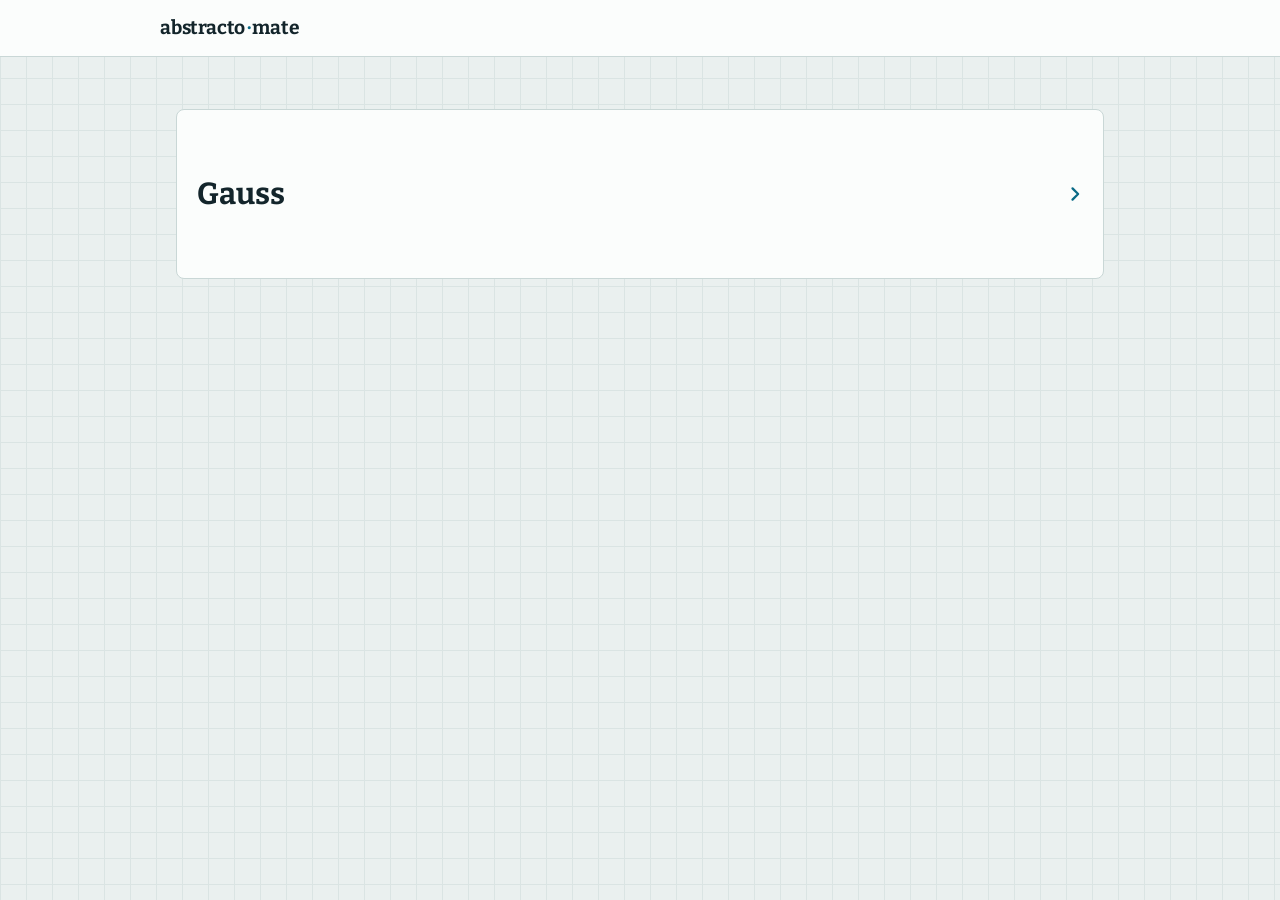
<file: index.html>
<!doctype html>
<html lang="es">
<head>
<meta charset="utf-8">
<meta name="viewport" content="width=device-width, initial-scale=1, viewport-fit=cover">
<title>abstracto·mate</title>
<link rel="preconnect" href="https://fonts.googleapis.com">
<link rel="preconnect" href="https://fonts.gstatic.com" crossorigin>
<link rel="stylesheet" href="https://fonts.googleapis.com/css2?family=Bitter:wght@600;700&family=Source+Sans+3:wght@400;600;700&family=JetBrains+Mono:wght@400;600&display=swap">
<link rel="stylesheet" href="assets/sitio.css">
</head>
<body data-raiz="" data-pagina="inicio">
<header id="sitio-nav" class="sitio-nav"></header>
<main id="contenido"><noscript><p>Esta página necesita JavaScript activado.</p></noscript></main>
<script src="assets/datos.js"></script>
<script src="assets/sitio.js"></script>
</body>
</html>
</file>
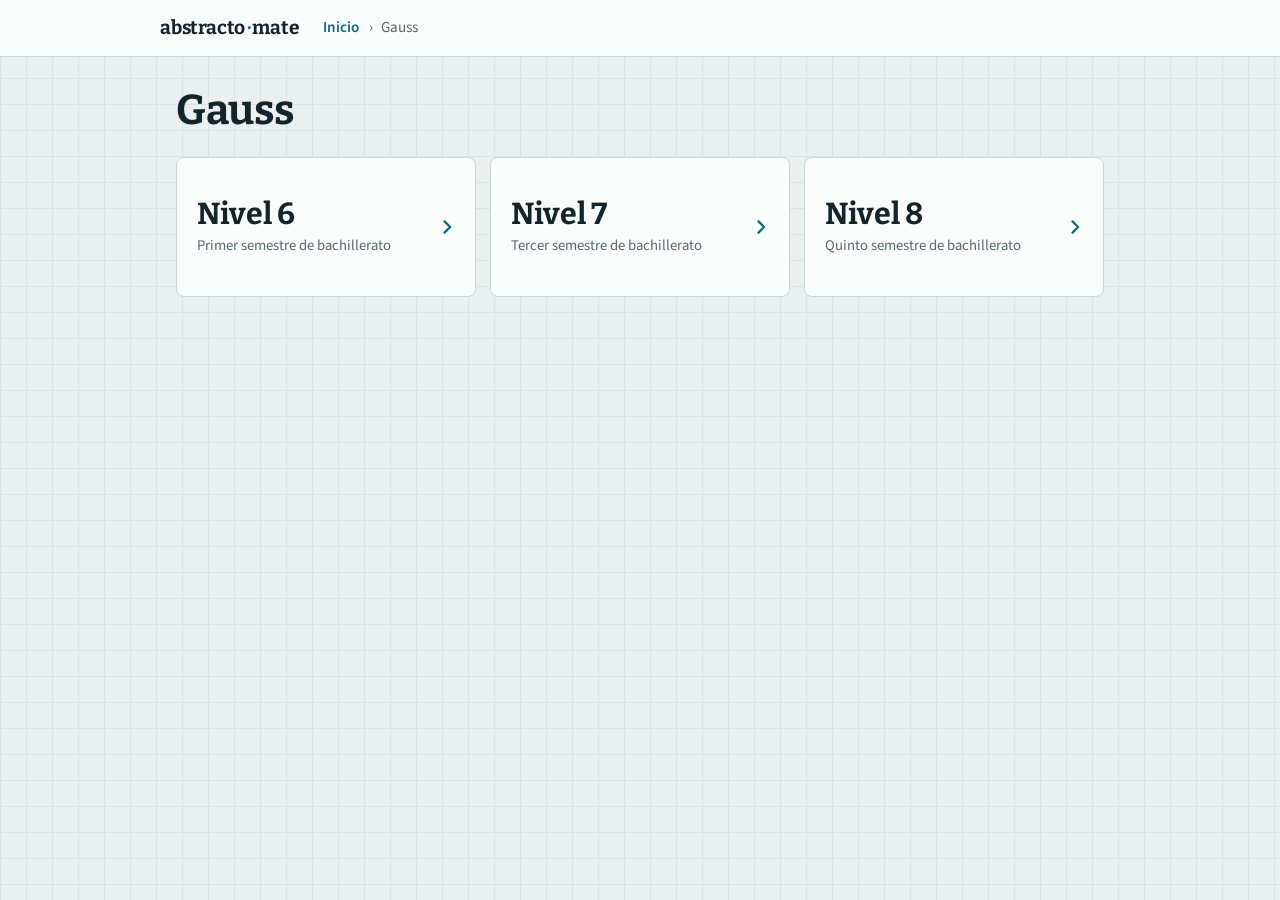
<file: gauss/index.html>
<!doctype html>
<html lang="es">
<head>
<meta charset="utf-8">
<meta name="viewport" content="width=device-width, initial-scale=1, viewport-fit=cover">
<title>Gauss · abstracto·mate</title>
<link rel="preconnect" href="https://fonts.googleapis.com">
<link rel="preconnect" href="https://fonts.gstatic.com" crossorigin>
<link rel="stylesheet" href="https://fonts.googleapis.com/css2?family=Bitter:wght@600;700&family=Source+Sans+3:wght@400;600;700&family=JetBrains+Mono:wght@400;600&display=swap">
<link rel="stylesheet" href="../assets/sitio.css">
</head>
<body data-raiz="../" data-pagina="gauss">
<header id="sitio-nav" class="sitio-nav"></header>
<main id="contenido"><noscript><p>Esta página necesita JavaScript activado.</p></noscript></main>
<script src="../assets/datos.js"></script>
<script src="../assets/sitio.js"></script>
</body>
</html>
</file>
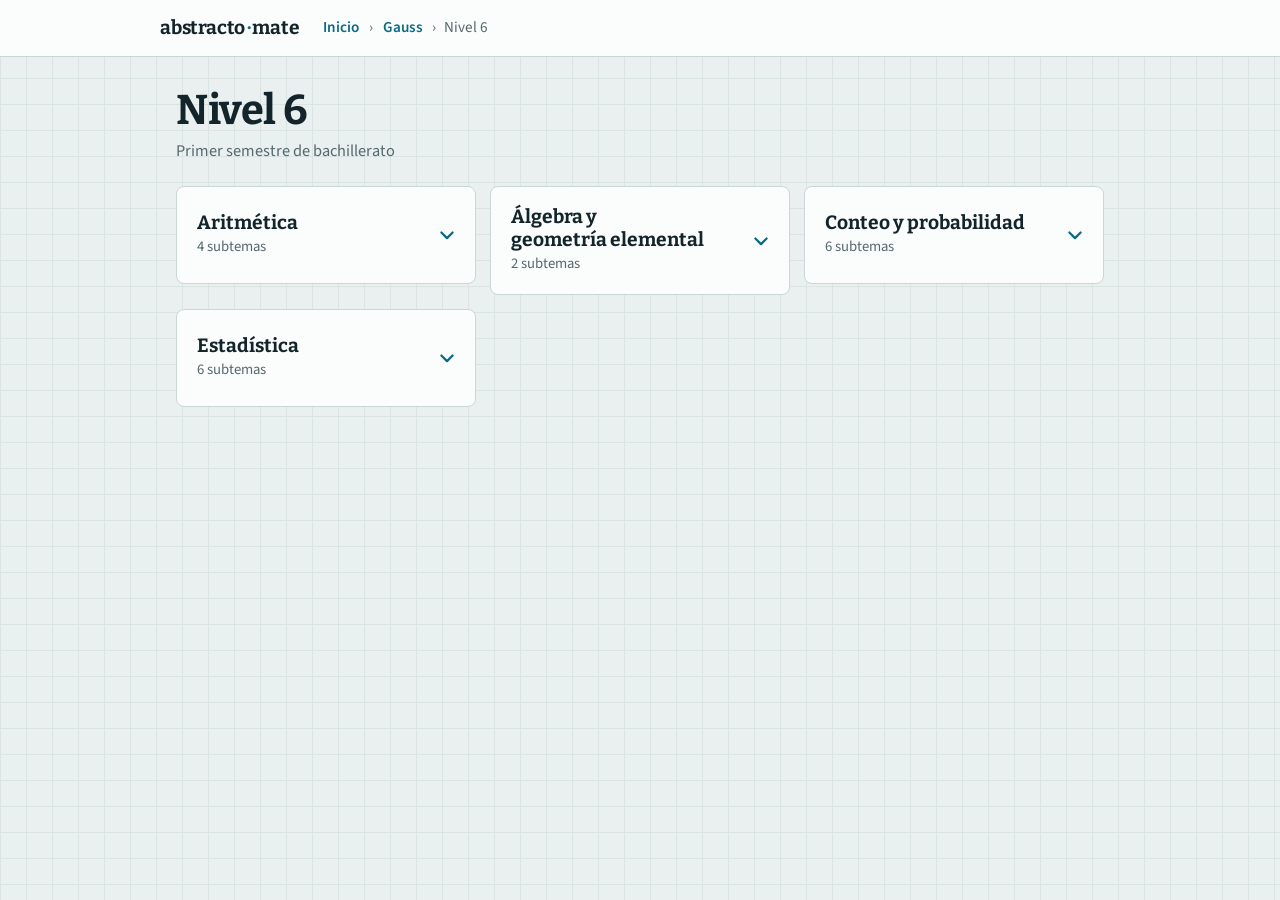
<file: gauss/nivel-6/index.html>
<!doctype html>
<html lang="es">
<head>
<meta charset="utf-8">
<meta name="viewport" content="width=device-width, initial-scale=1, viewport-fit=cover">
<title>Gauss Nivel 6 · abstracto·mate</title>
<link rel="preconnect" href="https://fonts.googleapis.com">
<link rel="preconnect" href="https://fonts.gstatic.com" crossorigin>
<link rel="stylesheet" href="https://fonts.googleapis.com/css2?family=Bitter:wght@600;700&family=Source+Sans+3:wght@400;600;700&family=JetBrains+Mono:wght@400;600&display=swap">
<link rel="stylesheet" href="../../assets/sitio.css">
</head>
<body data-raiz="../../" data-pagina="nivel" data-nivel="nivel-6">
<header id="sitio-nav" class="sitio-nav"></header>
<main id="contenido"><noscript><p>Esta página necesita JavaScript activado.</p></noscript></main>
<script src="../../assets/datos.js"></script>
<script src="../../assets/sitio.js"></script>
</body>
</html>
</file>
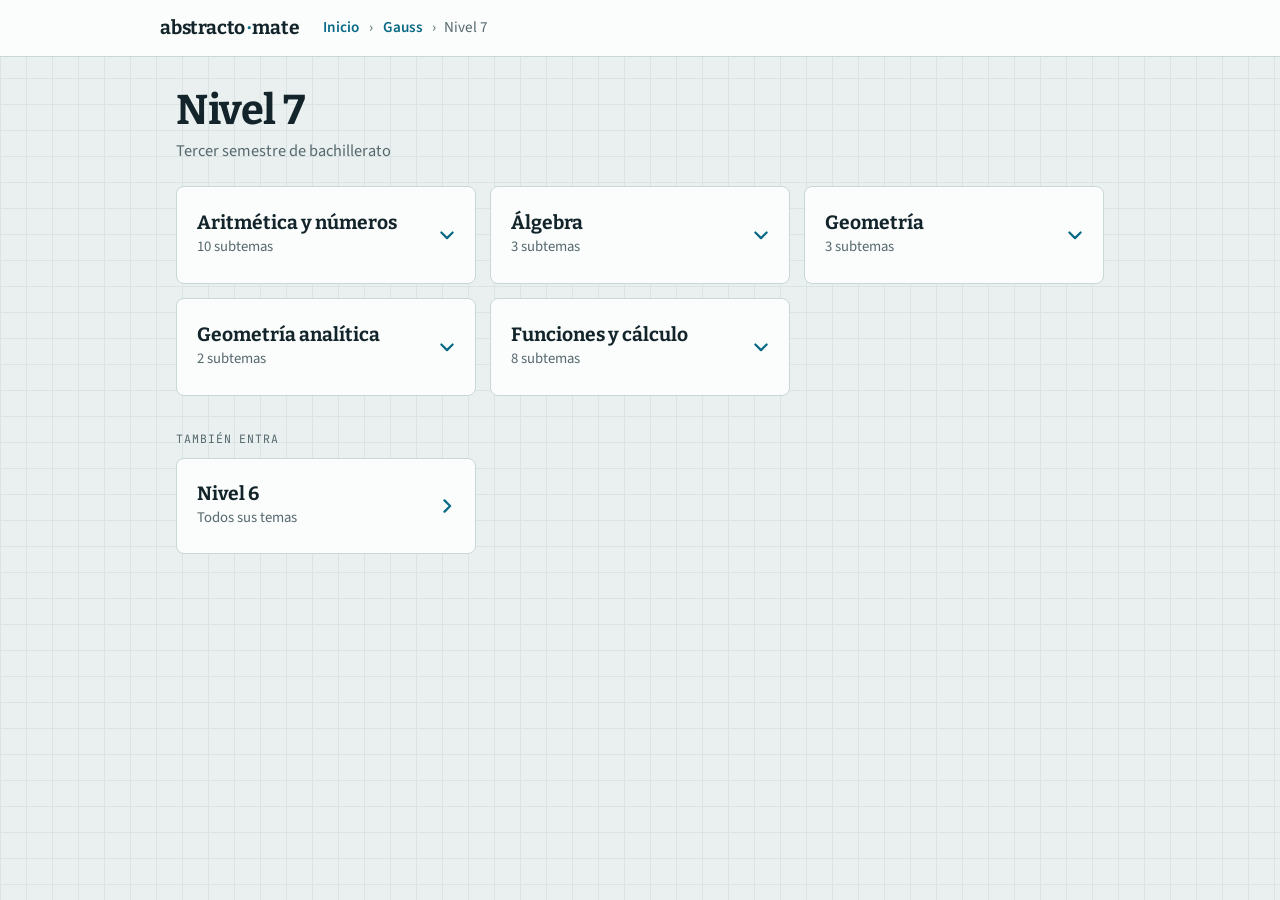
<file: gauss/nivel-7/index.html>
<!doctype html>
<html lang="es">
<head>
<meta charset="utf-8">
<meta name="viewport" content="width=device-width, initial-scale=1, viewport-fit=cover">
<title>Gauss Nivel 7 · abstracto·mate</title>
<link rel="preconnect" href="https://fonts.googleapis.com">
<link rel="preconnect" href="https://fonts.gstatic.com" crossorigin>
<link rel="stylesheet" href="https://fonts.googleapis.com/css2?family=Bitter:wght@600;700&family=Source+Sans+3:wght@400;600;700&family=JetBrains+Mono:wght@400;600&display=swap">
<link rel="stylesheet" href="../../assets/sitio.css">
</head>
<body data-raiz="../../" data-pagina="nivel" data-nivel="nivel-7">
<header id="sitio-nav" class="sitio-nav"></header>
<main id="contenido"><noscript><p>Esta página necesita JavaScript activado.</p></noscript></main>
<script src="../../assets/datos.js"></script>
<script src="../../assets/sitio.js"></script>
</body>
</html>
</file>
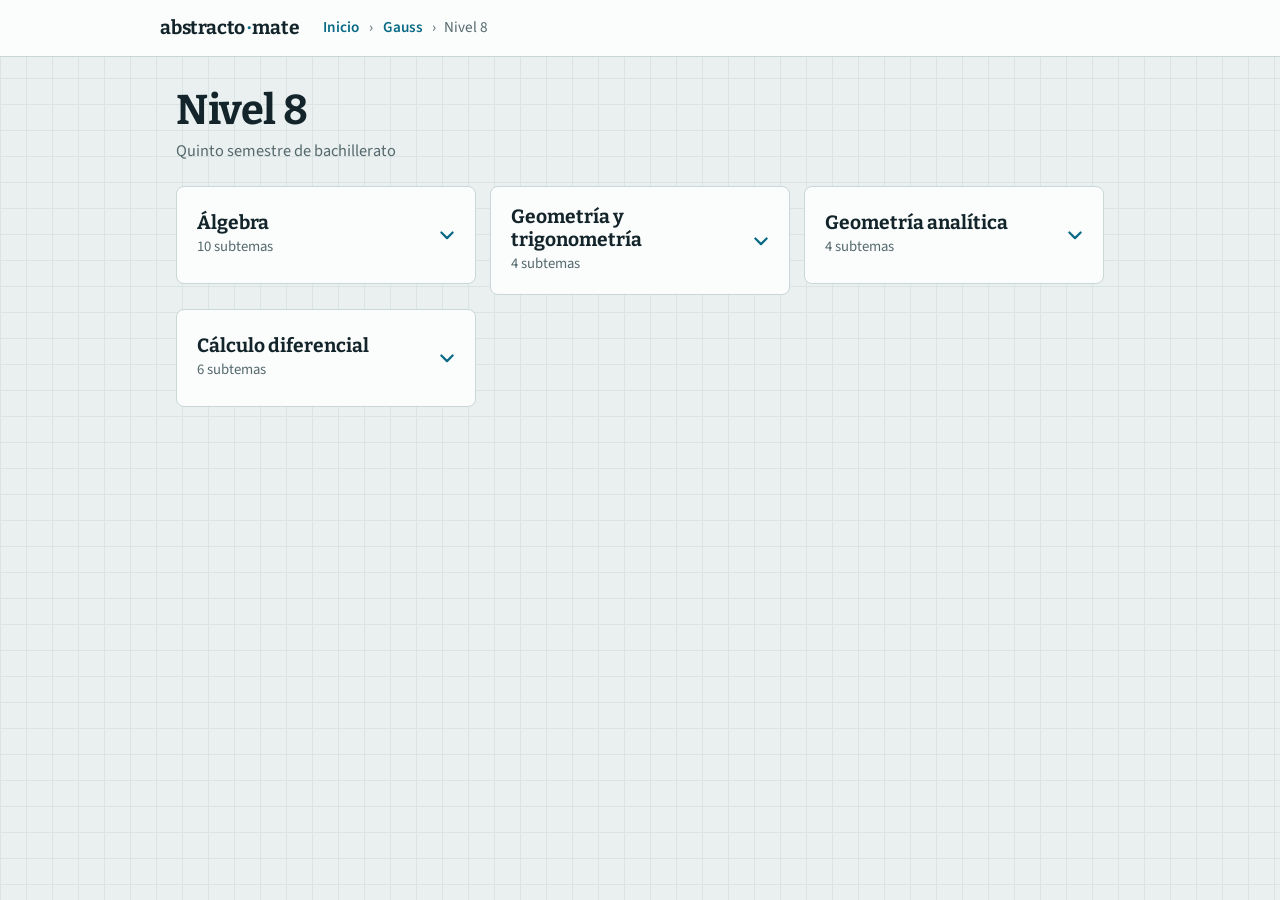
<file: gauss/nivel-8/index.html>
<!doctype html>
<html lang="es">
<head>
<meta charset="utf-8">
<meta name="viewport" content="width=device-width, initial-scale=1, viewport-fit=cover">
<title>Gauss Nivel 8 · abstracto·mate</title>
<link rel="preconnect" href="https://fonts.googleapis.com">
<link rel="preconnect" href="https://fonts.gstatic.com" crossorigin>
<link rel="stylesheet" href="https://fonts.googleapis.com/css2?family=Bitter:wght@600;700&family=Source+Sans+3:wght@400;600;700&family=JetBrains+Mono:wght@400;600&display=swap">
<link rel="stylesheet" href="../../assets/sitio.css">
</head>
<body data-raiz="../../" data-pagina="nivel" data-nivel="nivel-8">
<header id="sitio-nav" class="sitio-nav"></header>
<main id="contenido"><noscript><p>Esta página necesita JavaScript activado.</p></noscript></main>
<script src="../../assets/datos.js"></script>
<script src="../../assets/sitio.js"></script>
</body>
</html>
</file>
<file: assets/sitio.css>
/* Estilos compartidos del sitio. Barra superior con marca y ruta; contenido en una columna con rejillas de tarjetas. */
:root{
  --bg:#EAF0EF; --paper:#FBFDFC; --ink:#13252B; --muted:#55686D; --line:#C9D7D6; --grid:#DAE4E3;
  --accent:#0A6A86; --on-accent:#FFFFFF; --accent-soft:#DCECF0; --amber:#B0600B;
  --f-disp:"Bitter",Georgia,"Times New Roman",serif;
  --f-body:"Source Sans 3","Segoe UI",system-ui,-apple-system,sans-serif;
  --f-mono:"JetBrains Mono",ui-monospace,Menlo,Consolas,monospace;
  --gut-l:max(16px,env(safe-area-inset-left,0px)); --gut-r:max(16px,env(safe-area-inset-right,0px));
}
@media (prefers-color-scheme: dark){:root:not([data-theme="light"]){
  --bg:#0E1618; --paper:#142024; --ink:#E0EAEA; --muted:#93A7AA; --line:#29393D; --grid:#19272A;
  --accent:#57B5D0; --on-accent:#07161A; --accent-soft:#15313A; --amber:#E6A352; color-scheme:dark}}
:root[data-theme="dark"]{
  --bg:#0E1618; --paper:#142024; --ink:#E0EAEA; --muted:#93A7AA; --line:#29393D; --grid:#19272A;
  --accent:#57B5D0; --on-accent:#07161A; --accent-soft:#15313A; --amber:#E6A352; color-scheme:dark}
*{box-sizing:border-box;-webkit-tap-highlight-color:transparent}
[hidden]{display:none!important}
html{-webkit-text-size-adjust:100%}
body{margin:0;min-height:100vh;background-color:var(--bg);color:var(--ink);font-family:var(--f-body);font-size:17px;line-height:1.55;
  background-image:linear-gradient(var(--grid) 1px,transparent 1px),linear-gradient(90deg,var(--grid) 1px,transparent 1px);background-size:26px 26px;background-attachment:fixed}
.sr{position:absolute;width:1px;height:1px;overflow:hidden;clip:rect(0 0 0 0);white-space:nowrap}
a:focus-visible,summary:focus-visible{outline:2px solid var(--accent);outline-offset:3px}

/* ---------- barra superior ---------- */
body::before{content:"";position:fixed;inset:0 0 auto;height:env(safe-area-inset-top,0px);z-index:60;background:var(--paper)}
.sitio-nav{position:sticky;top:env(safe-area-inset-top,0px);z-index:50;background:var(--paper);border-bottom:1px solid var(--line);
  padding-left:var(--gut-l);padding-right:var(--gut-r)}
.nav-in{max-width:960px;margin:0 auto;display:flex;align-items:center;flex-wrap:wrap;gap:2px 22px;min-height:56px;padding-block:6px}
.marca{font-family:var(--f-disp);font-weight:700;font-size:1.2rem;color:var(--ink);text-decoration:none;letter-spacing:-.01em;padding-block:6px}
.marca span[aria-hidden]{color:var(--accent);padding:0 .08em}
.ruta{list-style:none;margin:0;padding:0;display:flex;flex-wrap:wrap;align-items:center;font-size:.95rem;min-width:0}
.ruta li{display:flex;align-items:center}
.ruta li+li::before{content:"›";color:var(--muted);padding:0 .5em}
.ruta a{color:var(--accent);text-decoration:none;font-weight:600;padding:8px 2px}
.ruta a:hover{text-decoration:underline}
.ruta [aria-current]{color:var(--muted)}

/* ---------- contenido ---------- */
main{max-width:960px;margin:0 auto;padding-left:var(--gut-l);padding-right:var(--gut-r);padding-block:30px 64px}
h1{font-family:var(--f-disp);font-weight:700;font-size:clamp(1.9rem,5vw,2.6rem);line-height:1.15;letter-spacing:-.01em;margin:0 0 4px;text-wrap:balance}
.grado{color:var(--muted);margin:0 0 22px;font-size:1.02rem}
main>h1+.rejilla{margin-top:22px}
.rejilla{list-style:none;margin:0;padding:0;display:grid;grid-template-columns:repeat(auto-fill,minmax(250px,1fr));gap:14px}
.rejilla>li{min-width:0}

.tarjeta{position:relative;display:flex;flex-direction:column;justify-content:center;gap:2px;min-height:96px;height:100%;padding:18px 52px 18px 20px;
  background:var(--paper);border:1px solid var(--line);border-radius:8px;color:var(--ink);text-decoration:none;transition:border-color .15s ease,transform .15s ease}
.tarjeta .ico{position:absolute;right:18px;top:50%;width:20px;height:20px;margin-top:-10px;color:var(--accent);transition:transform .15s ease}
.tarjeta.grande{min-height:140px}
.tarjeta.grande .t-tit{font-size:clamp(1.5rem,3.6vw,1.9rem)}
.t-tit{font-family:var(--f-disp);font-weight:700;font-size:1.2rem;line-height:1.2;text-wrap:balance}
.t-det{font-size:.92rem;color:var(--muted)}
@media (hover:hover){.tarjeta:hover{border-color:var(--accent)}.tarjeta:hover .ico{transform:translateX(3px)}}
.tarjeta:active{transform:scale(.99)}
.secciones{grid-template-columns:repeat(auto-fit,minmax(240px,1fr))}
.secciones .tarjeta.grande{min-height:170px}

/* temas desplegables */
.temas{align-items:start}
.tema{background:var(--paper);border:1px solid var(--line);border-radius:8px;overflow:hidden}
.tema[open]{border-color:var(--accent)}
.tema summary{list-style:none;cursor:pointer;position:relative;display:flex;flex-direction:column;gap:2px;min-height:96px;justify-content:center;padding:18px 52px 18px 20px}
.tema summary::-webkit-details-marker{display:none}
.tema .ico{position:absolute;right:18px;top:50%;width:20px;height:20px;margin-top:-10px;color:var(--accent);transition:transform .2s ease}
.tema[open] .ico{transform:rotate(180deg)}
@media (hover:hover){.tema summary:hover{background:var(--accent-soft)}}
.subtemas{list-style:none;margin:0;padding:4px 20px 16px;border-top:1px solid var(--line)}
.subtemas li{padding:9px 0 9px 16px;position:relative;border-bottom:1px dashed var(--line);font-size:.98rem}
.subtemas li:last-child{border-bottom:0}
.subtemas li::before{content:"";position:absolute;left:0;top:1.05em;width:6px;height:6px;border-radius:50%;background:var(--accent)}
.subtemas a{color:var(--accent);font-weight:600}
.incluye-tit{font-family:var(--f-mono);font-size:.72rem;text-transform:uppercase;letter-spacing:.08em;color:var(--muted);margin:34px 0 10px}

@media (max-width:540px){
  main{padding-block:22px 48px}
  .rejilla{grid-template-columns:1fr;gap:10px}
  .tarjeta,.tema summary{min-height:80px}
  .tarjeta.grande{min-height:104px}
  .secciones .tarjeta.grande{min-height:120px}
}
@media (prefers-reduced-motion:reduce){.tarjeta,.tarjeta .ico,.tema .ico{transition:none}}
</file>
